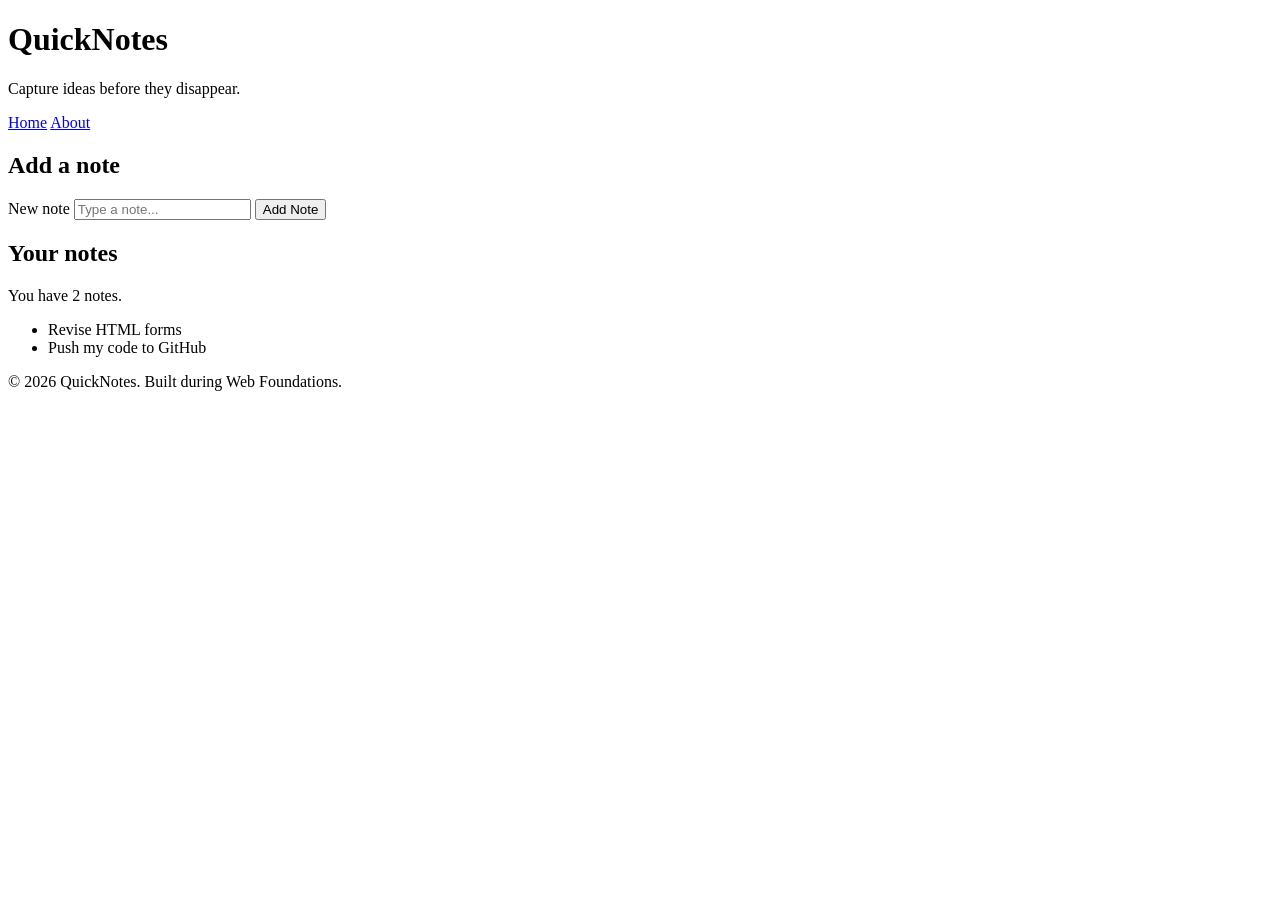
<file: day1/index.html>
<!doctype html>
<html lang="en">
  <head>
    <meta charset="UTF-8" />
    <meta name="viewport" content="width=device-width, initial-scale=1.0" />
    <title>QuickNotes</title>
  </head>
  <body>
    <header>
      <h1>QuickNotes</h1>
      <p>Capture ideas before they disappear.</p>
      <nav>
        <a href="index.html">Home</a>
        <a href="about.html">About</a>
      </nav>
    </header>

    <main>
      <section>
        <h2>Add a note</h2>
        <form id="note-form">
          <label for="note-input">New note</label>
          <input type="text" id="note-input" placeholder="Type a note..." />
          <button type="submit">Add Note</button>
        </form>
      </section>

      <section>
        <h2>Your notes</h2>
        <p id="note-count">You have 2 notes.</p>
        <ul id="notes-list">
          <li>Revise HTML forms</li>
          <li>Push my code to GitHub</li>
        </ul>
      </section>
    </main>

    <footer>
      <p>&copy; 2026 QuickNotes. Built during Web Foundations.</p>
    </footer>
  </body>
</html>
</file>
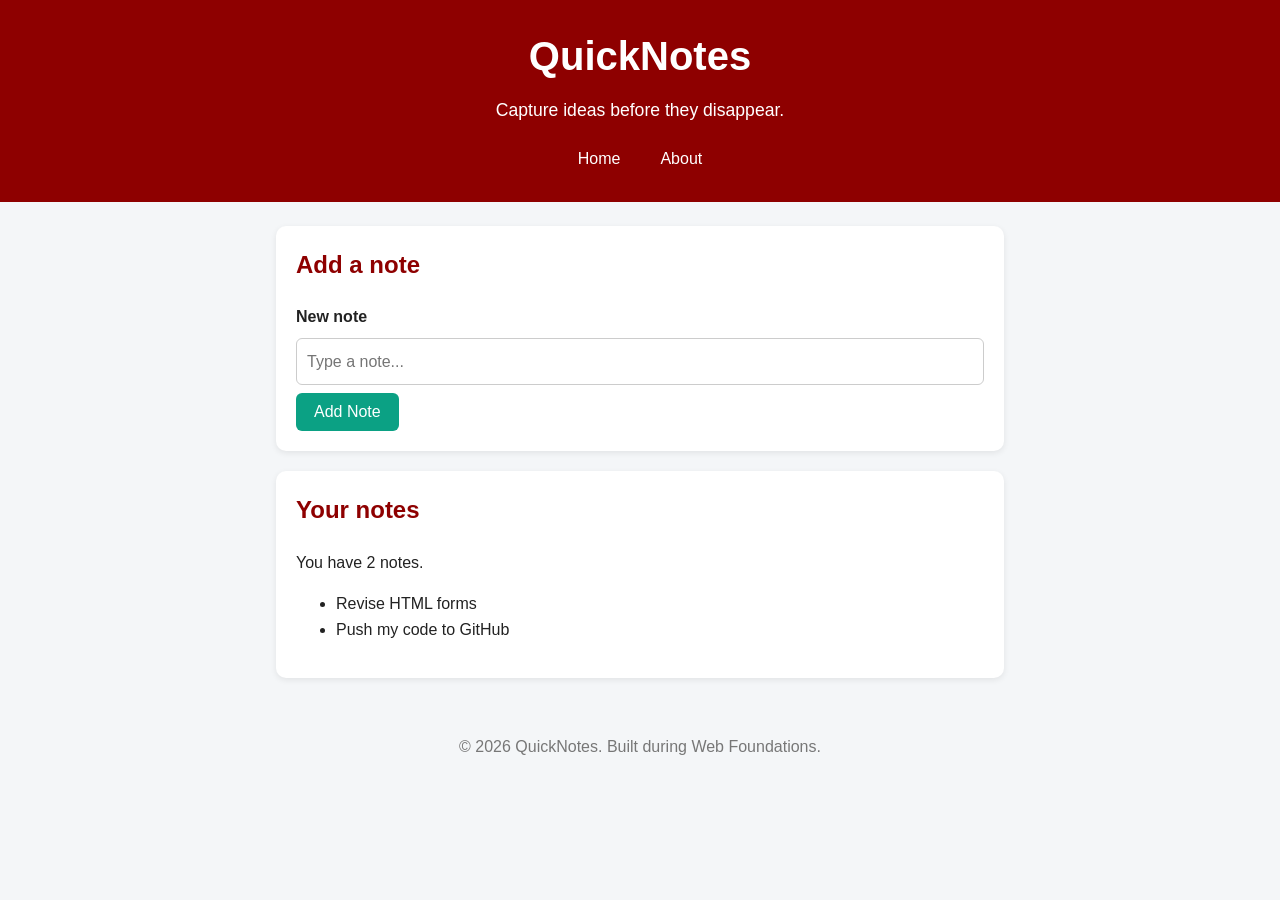
<file: day2/index.html>
<!doctype html>
<html lang="en">
  <head>
    <meta charset="UTF-8" />
    <meta name="viewport" content="width=device-width, initial-scale=1.0" />
    <title>QuickNotes</title>
    <link rel="stylesheet" href="style.css" />
  </head>
  <body>
    <header>
      <h1>QuickNotes</h1>
      <p>Capture ideas before they disappear.</p>
      <nav>
        <a href="index.html">Home</a>
        <a href="about.html">About</a>
      </nav>
    </header>

    <main>
      <section>
        <h2>Add a note</h2>
        <form id="note-form">
          <label for="note-input">New note</label>
          <input type="text" id="note-input" placeholder="Type a note..." />
          <button type="submit">Add Note</button>
        </form>
      </section>

      <section>
        <h2>Your notes</h2>
        <p id="note-count">You have 2 notes.</p>
        <ul id="notes-list">
          <li>Revise HTML forms</li>
          <li>Push my code to GitHub</li>
        </ul>
      </section>
    </main>

    <footer>
      <p>&copy; 2026 QuickNotes. Built during Web Foundations.</p>
    </footer>
  </body>
</html>
</file>
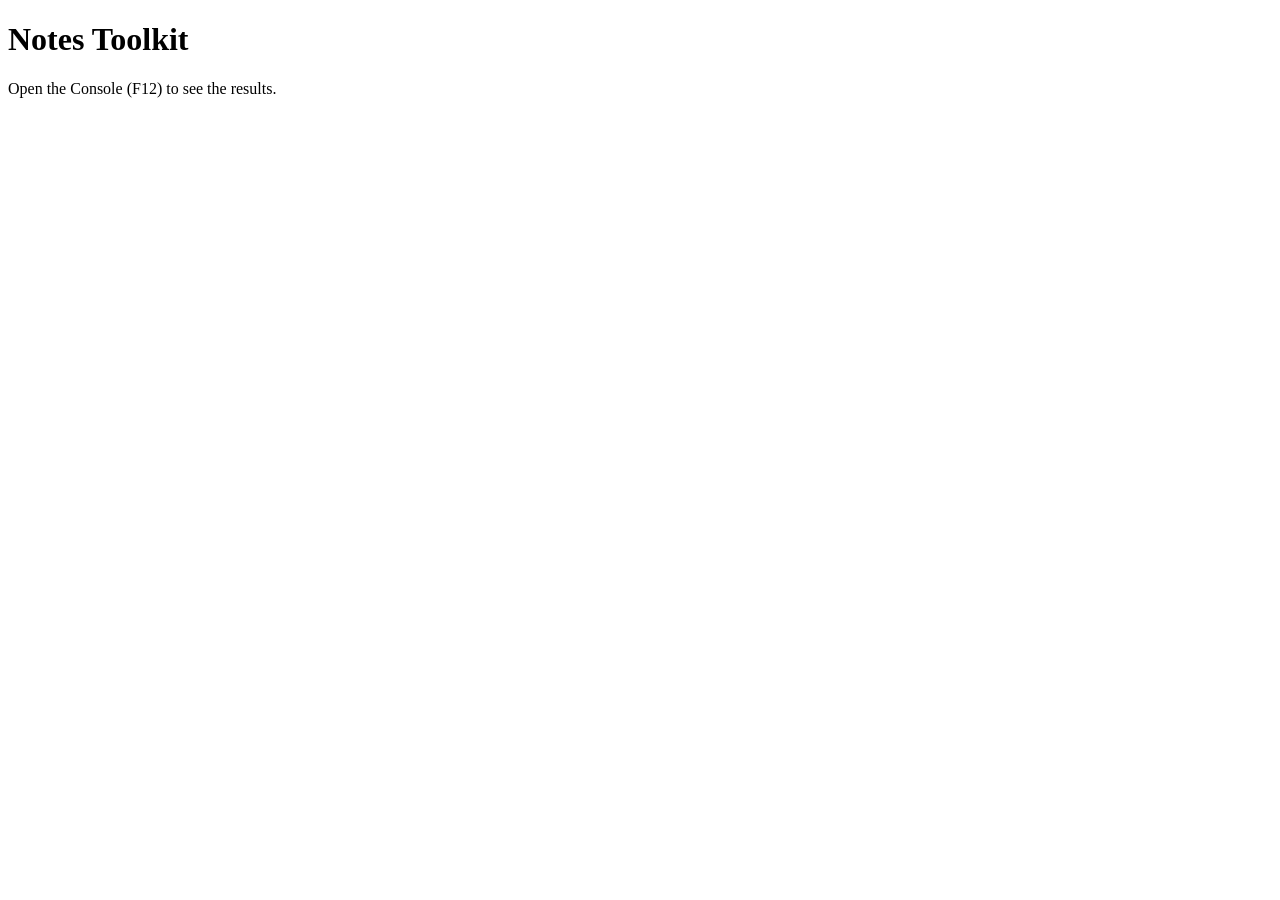
<file: day3/index.html>
<!doctype html>
<html lang="en">
  <head>
    <meta charset="UTF-8" />
    <title>Notes Toolkit</title>
    <script src="script.js" defer></script>
  </head>
  <body>
    <h1>Notes Toolkit</h1>
    <p>Open the Console (F12) to see the results.</p>
  </body>
</html>
</file>
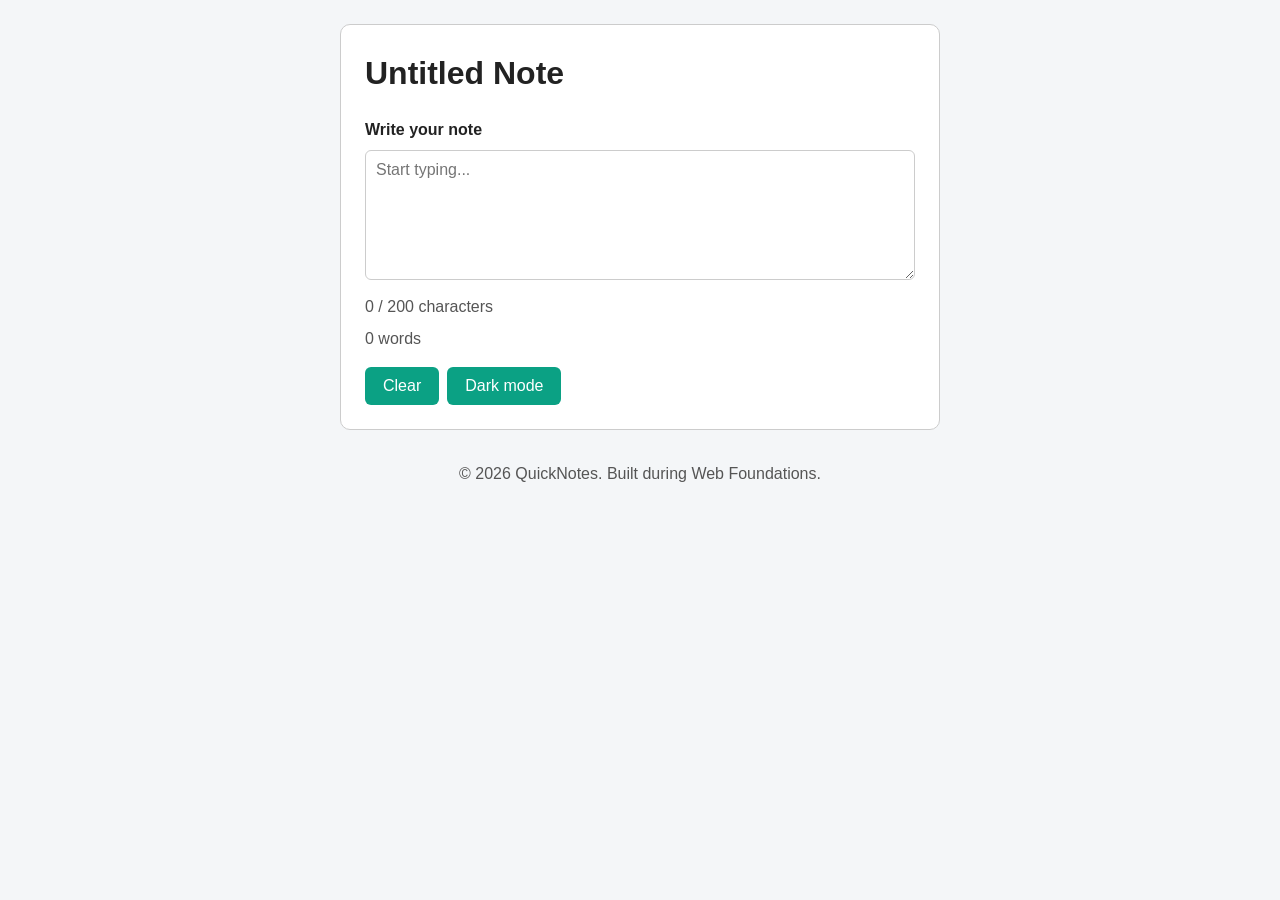
<file: day4/index.html>
<!doctype html>
<html lang="en">
  <head>
    <meta charset="UTF-8" />
    <meta name="viewport" content="width=device-width, initial-scale=1.0" />
    <title>QuickNotes - Untitled Note</title>
    <link rel="stylesheet" href="style.css" />
    <script src="script.js" defer></script>
  </head>
  <body>
    <main class="card">
      <h1>Untitled Note</h1>

      <label for="note-text">Write your note</label>
      <textarea
        id="note-text"
        rows="6"
        placeholder="Start typing..."
      ></textarea>
      <p id="char-count">0 / 200 characters</p>
      <p id="word-count">0 words</p>

      <div class="actions">
        <button id="clear-btn" type="button">Clear</button>
        <button id="theme-toggle" type="button">Dark mode</button>
      </div>
    </main>

    <footer>
      <p>&copy; 2026 QuickNotes. Built during Web Foundations.</p>
    </footer>
  </body>
</html>
</file>
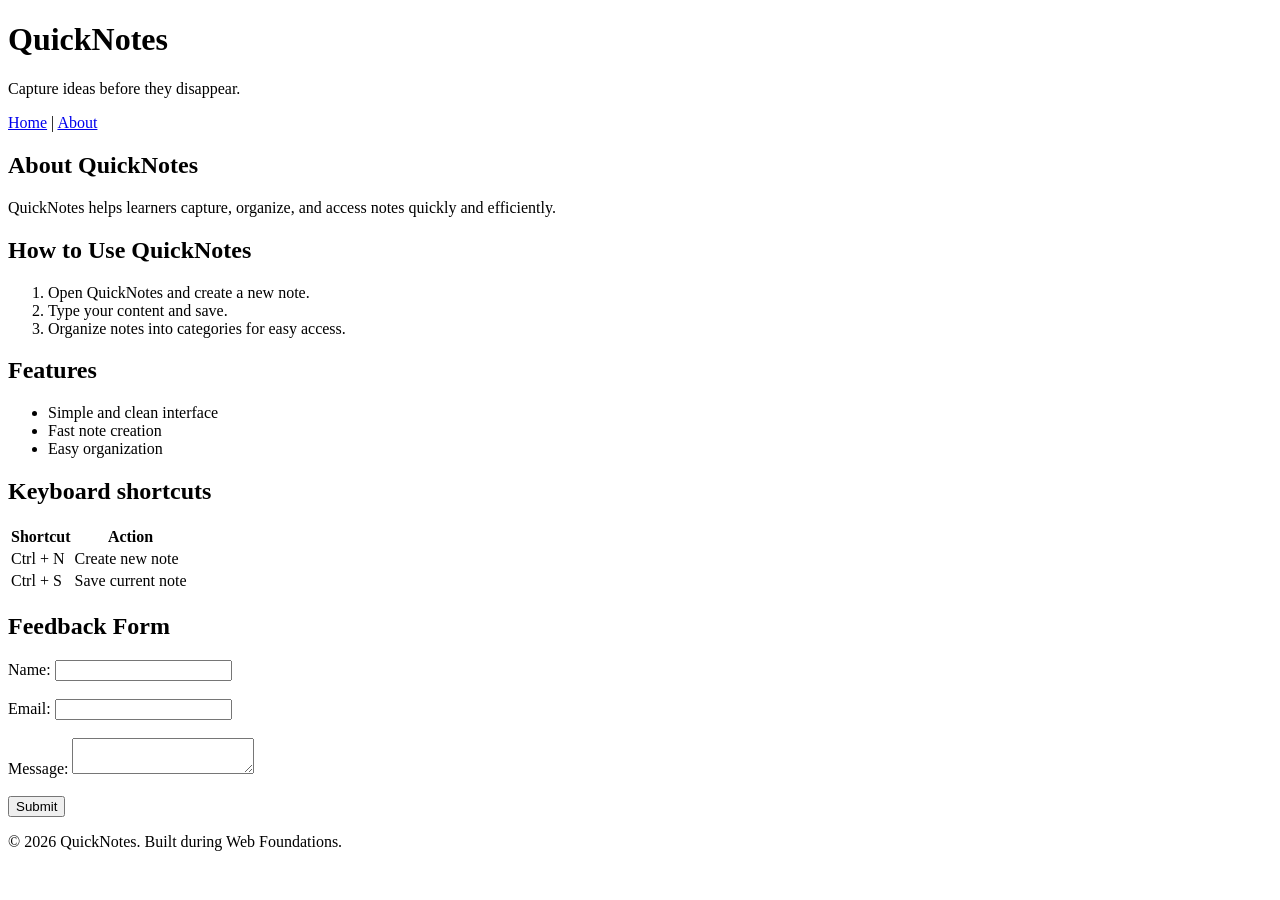
<file: day1/about.html>
<!doctype html>
<html lang="en">
  <head>
    <meta charset="UTF-8" />
    <meta name="viewport" content="width=device-width, initial-scale=1.0" />
    <title>QuickNotes - About</title>
  </head>
  <body>
    <header>
      <h1>QuickNotes</h1>
      <p>Capture ideas before they disappear.</p>
      <nav>
        <a href="index.html">Home</a> |
        <a href="about.html">About</a>
      </nav>
    </header>

    <main>
      <h2>About QuickNotes</h2>
      <p>
        QuickNotes helps learners capture, organize, and access notes quickly
        and efficiently.
      </p>

      <section>
        <h2>How to Use QuickNotes</h2>
        <ol>
          <li>Open QuickNotes and create a new note.</li>
          <li>Type your content and save.</li>
          <li>Organize notes into categories for easy access.</li>
        </ol>
      </section>

      <section>
        <h2>Features</h2>
        <ul>
          <li>Simple and clean interface</li>
          <li>Fast note creation</li>
          <li>Easy organization</li>
        </ul>
      </section>

      <section>
        <h2>Keyboard shortcuts</h2>
        <table class="shortcut-table">
          <thead>
            <tr>
              <th>Shortcut</th>
              <th>Action</th>
            </tr>
          </thead>
          <tbody>
            <tr>
              <td>Ctrl + N</td>
              <td>Create new note</td>
            </tr>
            <tr>
              <td>Ctrl + S</td>
              <td>Save current note</td>
            </tr>
          </tbody>
        </table>
      </section>

      <section>
        <h2>Feedback Form</h2>
        <form>
          <label for="name">Name:</label>
          <input type="text" id="name" name="name" required /><br /><br />

          <label for="email">Email:</label>
          <input type="email" id="email" name="email" required /><br /><br />

          <label for="message">Message:</label>
          <textarea id="message" name="message" required></textarea><br /><br />

          <button type="submit">Submit</button>
        </form>
      </section>
    </main>

    <footer>
      <p>&copy; 2026 QuickNotes. Built during Web Foundations.</p>
    </footer>
  </body>
</html>
</file>
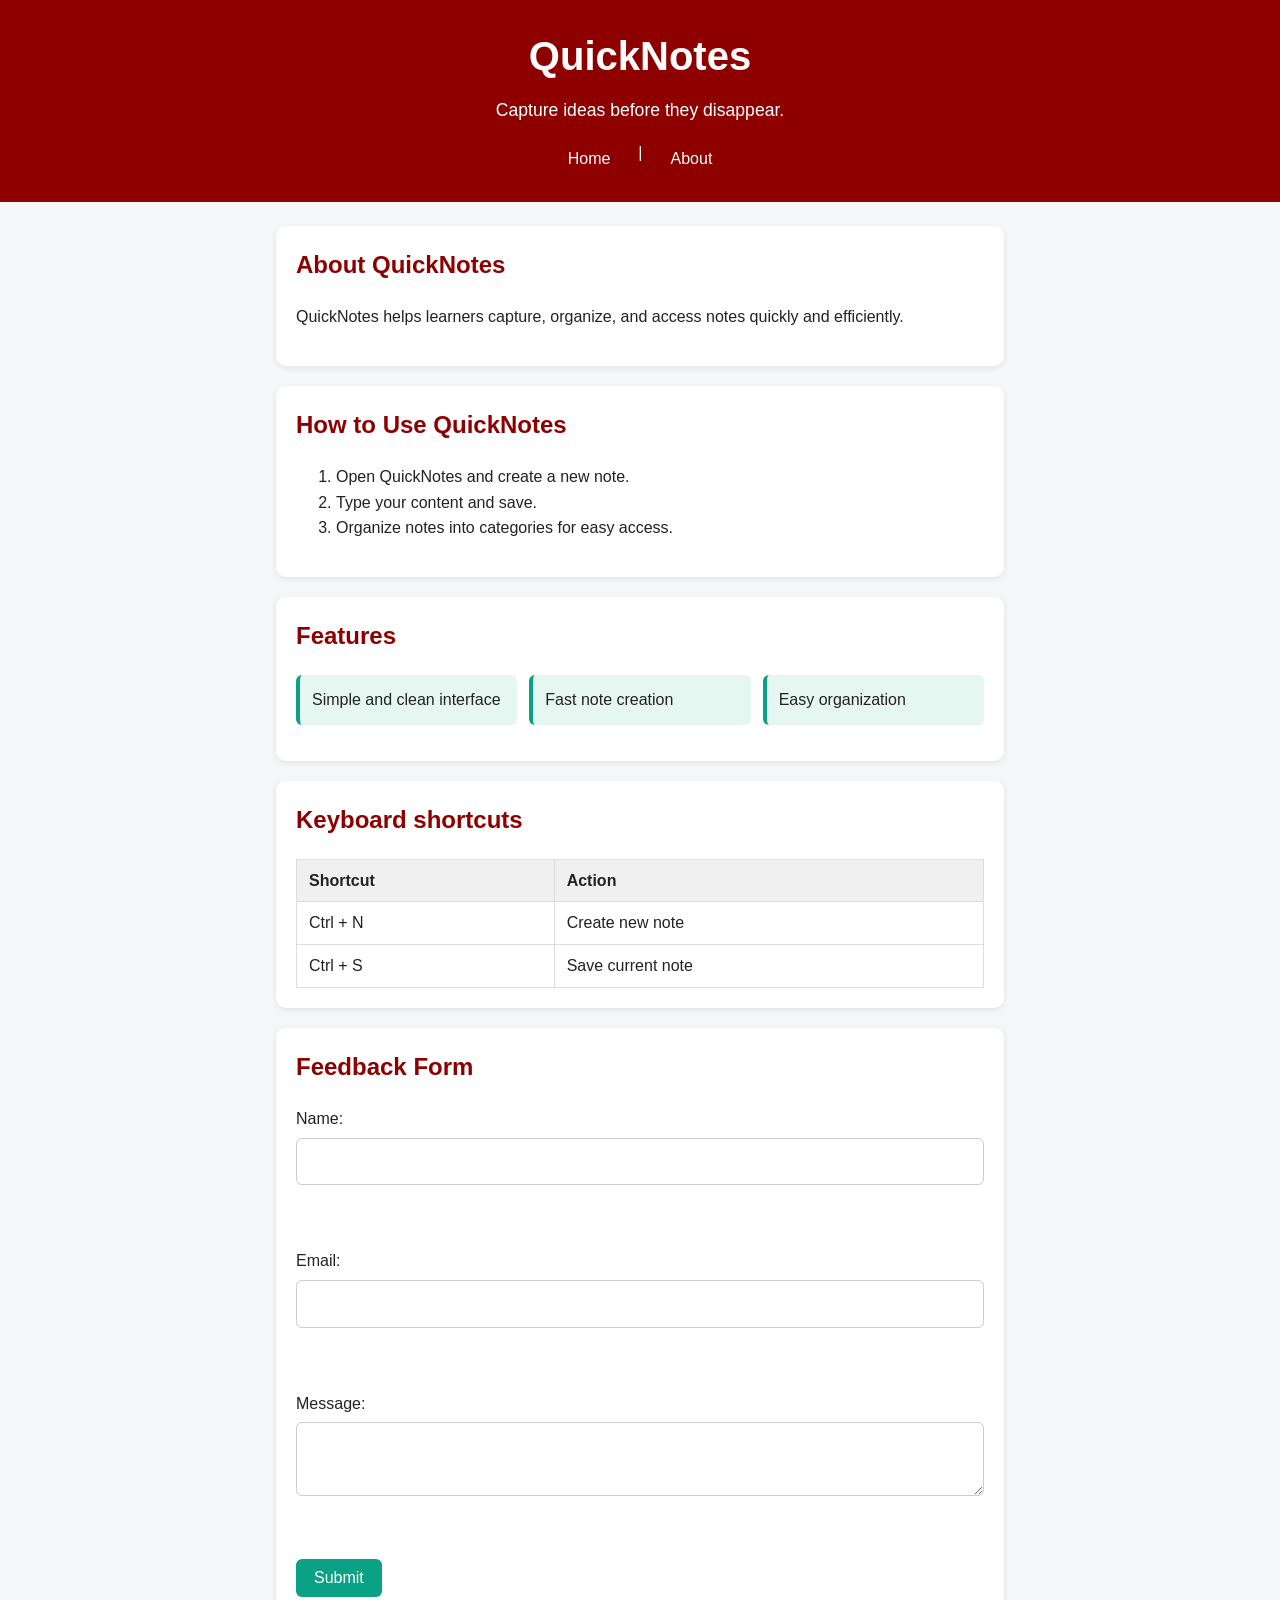
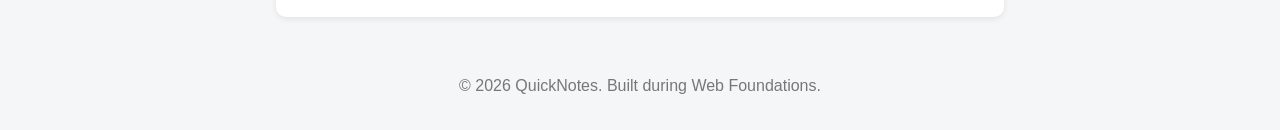
<file: day2/about.html>
<!doctype html>
<html lang="en">
  <head>
    <meta charset="UTF-8" />
    <meta name="viewport" content="width=device-width, initial-scale=1.0" />
    <title>QuickNotes - About</title>
    <link rel="stylesheet" href="style.css" />
  </head>
  <body>
    <header>
      <h1>QuickNotes</h1>
      <p>Capture ideas before they disappear.</p>
      <nav>
        <a href="index.html">Home</a> |
        <a href="about.html">About</a>
      </nav>
    </header>

    <main>
      <section>
        <h2>About QuickNotes</h2>
        <p>
          QuickNotes helps learners capture, organize, and access notes quickly
          and efficiently.
        </p>
      </section>

      <section>
        <h2>How to Use QuickNotes</h2>
        <ol>
          <li>Open QuickNotes and create a new note.</li>
          <li>Type your content and save.</li>
          <li>Organize notes into categories for easy access.</li>
        </ol>
      </section>

      <section>
        <h2>Features</h2>
        <ul class="features">
          <li>Simple and clean interface</li>
          <li>Fast note creation</li>
          <li>Easy organization</li>
        </ul>
      </section>

      <section>
        <h2>Keyboard shortcuts</h2>
        <table class="shortcut-table">
          <thead>
            <tr>
              <th>Shortcut</th>
              <th>Action</th>
            </tr>
          </thead>
          <tbody>
            <tr>
              <td>Ctrl + N</td>
              <td>Create new note</td>
            </tr>
            <tr>
              <td>Ctrl + S</td>
              <td>Save current note</td>
            </tr>
          </tbody>
        </table>
      </section>

      <section>
        <h2>Feedback Form</h2>
        <form>
          <label for="name">Name:</label>
          <input type="text" id="name" name="name" required /><br /><br />

          <label for="email">Email:</label>
          <input type="email" id="email" name="email" required /><br /><br />

          <label for="message">Message:</label>
          <textarea id="message" name="message" required></textarea><br /><br />

          <button type="submit">Submit</button>
        </form>
      </section>
    </main>

    <footer>
      <p>&copy; 2026 QuickNotes. Built during Web Foundations.</p>
    </footer>
  </body>
</html>
</file>
<file: day2/style.css>
/* 1. Reset: predictable sizing and no default body margin */
*,
*::before,
*::after {
  box-sizing: border-box;
}
 
body {
  margin: 0;
  font-family: "Segoe UI", Arial, sans-serif;
  background-color: #f4f6f8;
  color: #222;
  line-height: 1.6;
}
 
/* 2. Header */
header {
  background-color: #8e0000;
  color: white;
  text-align: center;
  padding: 24px 16px;
}
 
header h1 {
  margin: 0;
  font-size: 2.5rem;
}
 header p {
  margin: 8px 0 16px;
  font-size: 1.1rem;
}

/* 3. Navigation*/
nav {
  display: flex;
  justify-content: center;
  gap: 16px;
  margin-top: 12px;
}
 
nav a {
  color: white;
  text-decoration: none;
  padding: 6px 12px;
  border-radius: 6px;
  transition: background-color 0.2s ease;
}
 
nav a:hover {
  background-color: rgb(241, 84, 84);

}
 
/* 4. Main content and section cards */
main {
  max-width: 760px;
  margin: 24px auto;
  padding: 0 16px;
}
 
section {
  background: white;
  padding: 20px;
  border-radius: 10px;
  margin-bottom: 20px;
  box-shadow: 0 2px 6px rgba(0, 0, 0, 0.08);
}
 
h2,
h3 {
  color: #8e0000;
  margin-top: 0;
}
 
/* 5. Features as a responsive grid of cards */
.features {
  list-style: none;
  padding: 0;
  display: grid;
  grid-template-columns: repeat(auto-fit, minmax(180px, 1fr));
  gap: 12px;
}
 
.features li {
  background-color: #e6f6f1;
  border-left: 4px solid #0ba184;
  padding: 12px;
  border-radius: 6px;
}
 
/* 6. Shortcuts table */
table {
  width: 100%;
  border-collapse: collapse; 
}
 
th,
td {
  border: 1px solid #ddd;
  padding: 8px 12px;
  text-align: left;
}
 
th {
  background-color: #f0f0f0;
}
 
/* 7. Forms */
form {
  display: flex;
  flex-direction: column;
  gap: 6px;
}
 
input,
textarea {
  width: 100%;
  padding: 10px;
  border: 1px solid #ccc;
  border-radius: 6px;
  font: inherit;
}
 
input:focus,
textarea:focus {
  outline: 2px solid #0ba184;
  border-color: #0ba184;
}
 
#note-form {
  display: flex;
  gap: 8px;
  flex-wrap: wrap;
}

#note-form label {
  width: 100%; /* label on its own line */
  font-weight: bold;
}

#note-input {
  flex: 1;
  padding: 10px;
  border: 1px solid #ccc;
  border-radius: 6px;
  font-size: 1rem;
}

button {
  align-self: flex-start;
  background-color: #0ba184;
  color: white;
  border: none;
  padding: 10px 18px;
  border-radius: 6px;
  font-size: 1rem;
  cursor: pointer;
  transition: background-color 0.2s ease, transform 0.2s ease;
}
 
button:hover {
  background-color: #088a70;
  transform: translateY(-2px);
}
 
/* 8. Footer */
footer {
  text-align: center;
  color: #777;
  padding: 16px;
}
 
/* 9. Phones */
@media (max-width: 600px) {
  header {
    padding: 16px 12px 12px;
  }
 
  header h1 {
    font-size: 1.6rem;
  }
 
  section {
    padding: 16px;
  }
}
</file>
<file: day4/style.css>
/* 1. Dark mode variables */
:root {
  --bg: #f4f6f8;
  --card-bg: #ffffff;
  --text: #222222;
  --muted: #555555;
  --border: #cccccc;
  --accent: #0ba184;
  --accent-hover: #088a70;
}

body.dark {
  --bg: #121212;
  --card-bg: #1e1e1e;
  --text: #f1f1f1;
  --muted: #b5b5b5;
  --border: #444444;
  --accent: #14b89a;
  --accent-hover: #0ba184;
}

/* 2. Reset and base styles */
*,
*::before,
*::after {
  box-sizing: border-box;
}

body {
  margin: 0;
  padding: 24px 16px;
  font-family: "Segoe UI", Arial, sans-serif;
  line-height: 1.5;
  background-color: var(--bg);
  color: var(--text);
  transition: background-color 0.2s ease, color 0.2s ease;
}

/* 3. The card */
.card {
  max-width: 600px;
  margin: 0 auto;
  padding: 24px;
  background-color: var(--card-bg);
  border: 1px solid var(--border);
  border-radius: 10px;
}

h1 {
  margin-top: 0;
}

label {
  display: block;
  margin-bottom: 8px;
  font-weight: bold;
}

textarea {
  width: 100%;
  padding: 10px;
  font-family: inherit;
  font-size: 1rem;
  color: var(--text);
  background-color: var(--card-bg);
  border: 1px solid var(--border);
  border-radius: 6px;
  resize: vertical;
}

/* 4. Counters */
/* Default text colour uses the element selector p, which is weaker than a class,
   so .warning and .over below can override it. (An id selector like #char-count
   would be stronger than a class and would block them.) */
p {
  color: var(--muted);
}

#char-count,
#word-count {
  margin: 8px 0 0;
}

/* warning comes first so over wins when both classes are present */
.warning {
  color: orange;
}

.over {
  color: red;
  font-weight: bold;
}

/* 5. Buttons */
.actions {
  display: flex;
  gap: 8px;
  margin-top: 16px;
}

button {
  padding: 10px 18px;
  font-size: 1rem;
  color: white;
  background-color: var(--accent);
  border: none;
  border-radius: 6px;
  cursor: pointer;
  transition: background-color 0.2s ease;
}

button:hover {
  background-color: var(--accent-hover);
}

/* 8. Footer */
footer {
  text-align: center;
  color: #777;
  padding: 16px;
}
 
/* 9. Phones */
@media (max-width: 600px) {
  header {
    padding: 16px 12px 12px;
  }
 
  header h1 {
    font-size: 1.6rem;
  }
 
  section {
    padding: 16px;
  }
}
</file>
